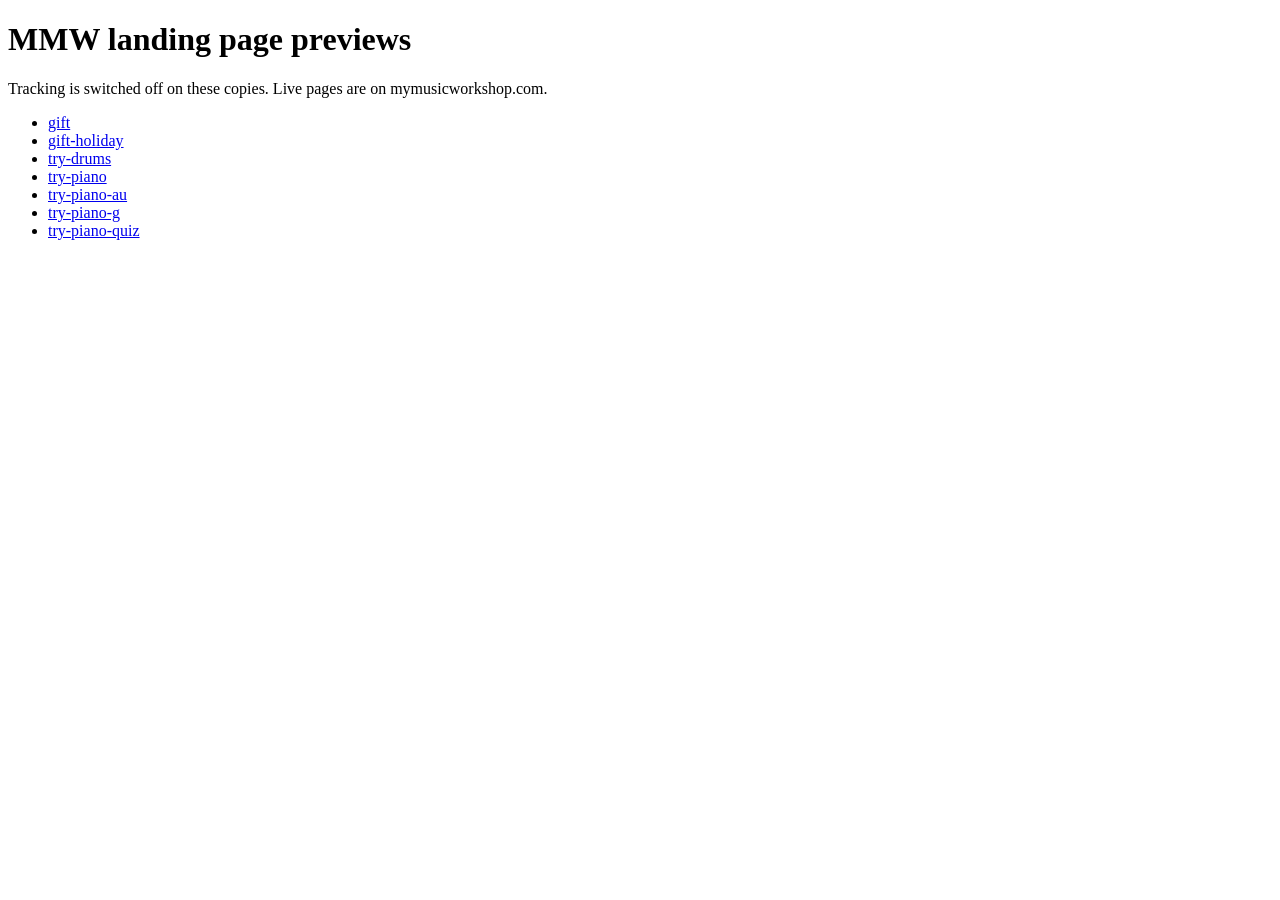
<file: index.html>
<!DOCTYPE html><meta charset=utf-8><meta name=robots content=noindex><title>MMW landing page previews</title><h1>MMW landing page previews</h1><p>Tracking is switched off on these copies. Live pages are on mymusicworkshop.com.</p><ul><li><a href="gift/">gift</a></li><li><a href="gift-holiday/">gift-holiday</a></li><li><a href="try-drums/">try-drums</a></li><li><a href="try-piano/">try-piano</a></li><li><a href="try-piano-au/">try-piano-au</a></li><li><a href="try-piano-g/">try-piano-g</a></li><li><a href="try-piano-quiz/">try-piano-quiz</a></li></ul>
</file>
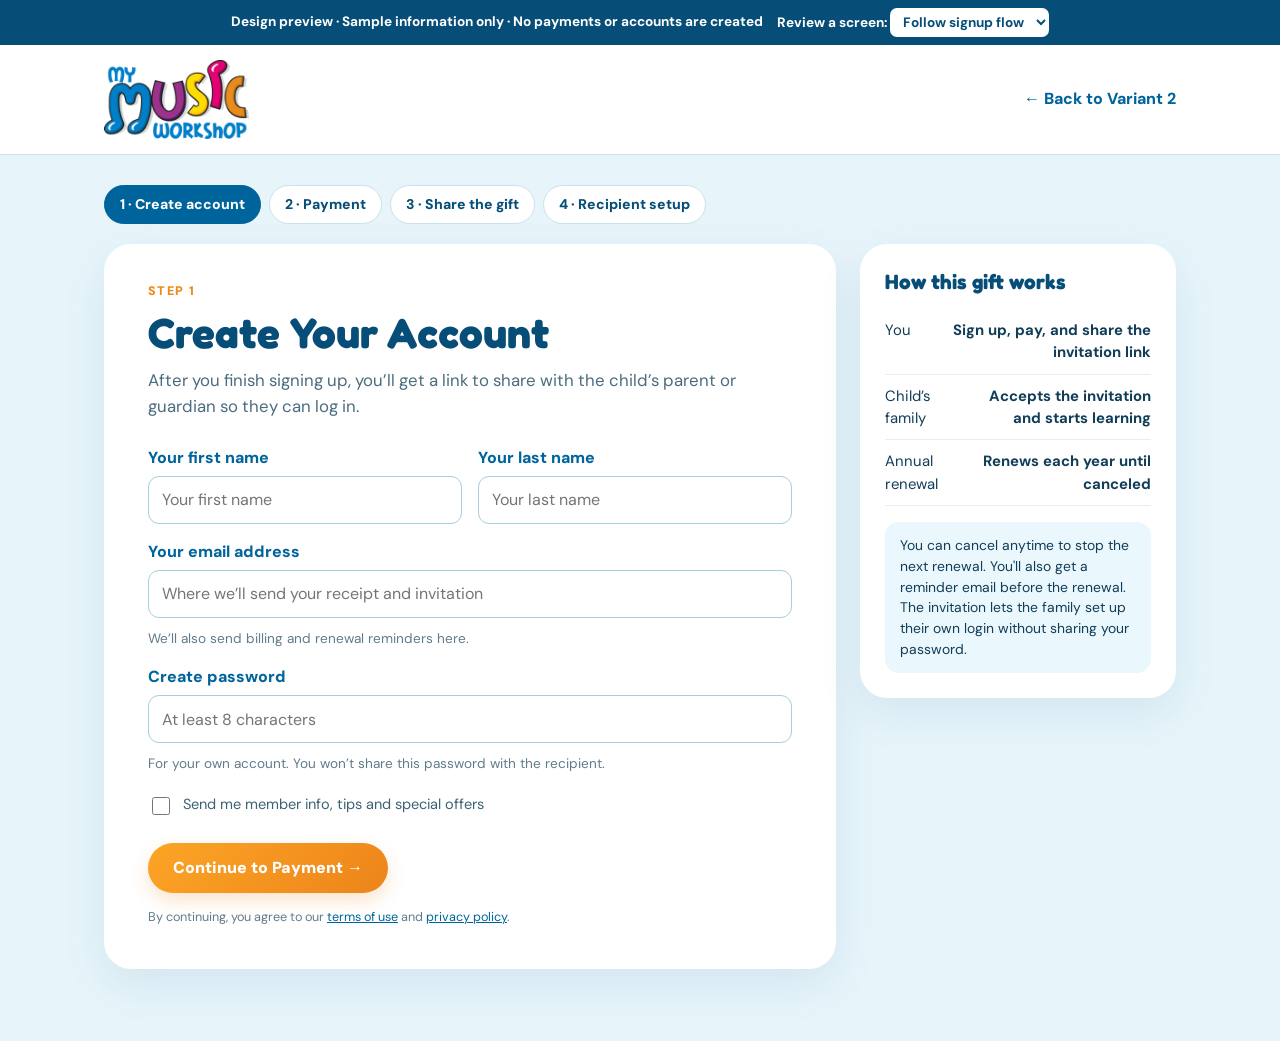
<file: gift-holiday/gift-checkout-preview/index.html>
<!doctype html>
<html lang="en">
<head>
  <meta charset="utf-8">
  <meta name="viewport" content="width=device-width, initial-scale=1">
  <meta name="robots" content="noindex, nofollow">
  <title>Gift Checkout Preview | My Music Workshop</title>
  <style>
    @font-face{font-family:DM Sans;src:url('../assets/fonts/dm-sans-latin.woff2') format('woff2');font-display:swap}
    @font-face{font-family:Fredoka;src:url('../assets/fonts/fredoka-700-latin.woff2') format('woff2');font-display:swap}
    :root{--blue:#00649c;--deep:#064e78;--orange:#ed8c1d;--ink:#123d58;--muted:#617b8c;--pale:#eaf7fc;--line:#c9e2ed}
    *{box-sizing:border-box}html{scroll-behavior:smooth}body{margin:0;background:#e7f5fb;color:var(--ink);font:16px/1.5 'DM Sans',Arial,sans-serif}
    button,input,select{font:inherit}button{cursor:pointer}.preview-ribbon{padding:8px 16px;background:#064e78;color:#fff;text-align:center;font-size:.85rem;font-weight:700;display:flex;align-items:center;justify-content:center;gap:14px;flex-wrap:wrap}.review-select{background:#fff;color:var(--deep);border:0;border-radius:7px;padding:5px 9px;font-weight:700;max-width:100%}
    .topbar{background:#fff;border-bottom:1px solid var(--line)}.topbar-inner{max-width:1120px;margin:auto;padding:15px 24px;display:flex;align-items:center;justify-content:space-between;gap:16px}
    .logo{width:145px;height:auto}.back-link{color:var(--blue);font-weight:800;text-decoration:none}.shell{max-width:1120px;margin:30px auto 72px;padding:0 24px}
    .step-nav{display:flex;gap:8px;flex-wrap:wrap;margin:0 0 20px}.step-nav span{border:1px solid #c9e2ed;background:#fff;color:var(--deep);border-radius:999px;padding:8px 15px;font-size:.88rem;font-weight:800}.step-nav span[aria-current="step"]{background:var(--blue);color:#fff;border-color:var(--blue)}
    .layout{display:grid;grid-template-columns:minmax(0,1fr) 316px;align-items:start;gap:24px}.layout.recipient-view{grid-template-columns:minmax(0,760px);justify-content:center}.panel,.side-card{background:#fff;border-radius:27px;box-shadow:0 16px 45px rgba(4,78,120,.09)}.panel{min-height:570px;padding:38px 44px 42px}.side-card{padding:25px;position:sticky;top:24px}
    .eyebrow{text-transform:uppercase;letter-spacing:.11em;color:var(--orange);font-size:.78rem;font-weight:900;margin:0 0 9px}.panel h1{font:700 clamp(2rem,4vw,2.65rem)/1.1 Fredoka,Arial,sans-serif;color:var(--deep);margin:0 0 12px}.lead{max-width:660px;margin:0 0 27px;color:#4b6b7e;font-size:1.05rem}
    .section-label{margin:26px 0 12px;color:var(--deep);font-size:1.02rem;font-weight:900}.field-grid{display:grid;grid-template-columns:1fr 1fr;gap:16px}.field{display:flex;flex-direction:column;gap:6px;margin-bottom:16px}.field label,.secure-label{font-weight:800;color:var(--blue)}.field input,.field select{width:100%;height:48px;border:1.5px solid #a8cfdf;border-radius:11px;padding:10px 13px;color:var(--ink);background:#fff}.field input:focus,.field select:focus{outline:3px solid #ffd9a5;border-color:var(--orange)}.micro{font-size:.85rem;color:var(--muted);margin:5px 0 0}.check{display:flex;gap:10px;align-items:flex-start;margin:20px 0;color:#3d6174;font-size:.91rem}.check input{width:18px;height:18px;accent-color:var(--blue);margin-top:3px}
    .button{display:inline-flex;align-items:center;justify-content:center;gap:8px;min-height:50px;border:0;border-radius:999px;background:linear-gradient(135deg,#fca526,#ed841a);color:#fff;padding:12px 25px;font-weight:900;box-shadow:0 8px 17px #ed841a35;text-decoration:none}.button:hover{filter:brightness(.96)}.button.secondary{background:#fff;border:2px solid var(--blue);color:var(--blue);box-shadow:none}.button.plain{background:transparent;color:var(--blue);box-shadow:none;padding:10px}.actions{display:flex;flex-wrap:wrap;align-items:center;gap:11px;margin-top:25px}.terms{font-size:.79rem;color:var(--muted);margin:15px 0 0}.terms a{color:var(--blue)}
    .summary-title{font:700 1.3rem Fredoka;color:var(--deep);margin:0 0 15px}.summary-row{display:flex;justify-content:space-between;gap:15px;padding:10px 0;border-bottom:1px solid #e2eff4;font-size:.93rem}.summary-row strong{text-align:right}.summary-row:last-child{border:0}.summary-note{background:#eaf7fc;border-radius:14px;padding:13px 15px;font-size:.87rem;margin-top:16px}.summary-note strong{display:block;color:var(--deep)}
    .plan-box{border:2px solid var(--orange);border-radius:17px;background:#fffaf1;padding:18px 21px;margin:15px 0}.plan-box strong{display:block;color:var(--deep);font-size:1.3rem}.plan-box small{display:block;color:#557487;margin-top:2px}.detail{display:flex;gap:9px;align-items:flex-start;margin:10px 0;color:#365a70}.detail .tick{color:#0b956a;font-weight:900}.payment-methods{display:flex;gap:10px;margin:16px 0}.payment-methods button{min-height:48px;padding:10px 17px;border:1.5px solid #b9d8e5;background:#fff;color:var(--blue);font-weight:800;border-radius:11px}.payment-methods button.active{background:#eaf7fc;border-color:var(--blue)}.payment-methods button:focus-visible{outline:3px solid var(--orange);outline-offset:2px}.secure-label{display:block;margin:10px 0 6px}.secure-field{min-height:48px;border:1.5px solid #a8cfdf;border-radius:11px;padding:11px 13px;color:#8299a8;background:#fcfeff}.secure-split{display:grid;grid-template-columns:1fr 1fr;gap:16px}.secure-expiry{display:flex;gap:8px}.secure-expiry .secure-field{flex:1;min-width:0}.payment-help{font-size:.87rem;color:var(--muted);margin:9px 0 19px}.paypal-box{border:1.5px solid #b9d8e5;background:#f5fbfe;border-radius:15px;padding:17px 19px;margin:12px 0 18px}.paypal-box p{margin:0 0 12px}.paypal-box button{min-height:48px;padding:10px 18px;border:0;border-radius:9px;background:#ffc439;color:#142c50;font-weight:900}.payment-status{margin:12px 0;color:var(--deep);font-size:.9rem}.payment-status.error{color:#a13d2f}.optional{margin:12px 0}.optional summary{color:var(--blue);font-weight:800;cursor:pointer}.optional .field{margin:12px 0 0}.notice{border-radius:13px;background:#fff4df;padding:13px 15px;color:#6f4b17;font-size:.87rem;margin:20px 0 0}
    .student-stepper{display:flex;align-items:center;gap:8px}.student-stepper button{width:48px;height:48px;border:1.5px solid var(--blue);border-radius:12px;background:#eaf7fc;color:var(--blue);font-size:1.6rem;font-weight:800;line-height:1}.student-stepper button:disabled{opacity:.4;cursor:not-allowed}.student-stepper button:focus-visible{outline:3px solid var(--orange);outline-offset:2px}.student-stepper #students{width:64px;text-align:center;font-weight:800;appearance:textfield}.student-stepper #students::-webkit-inner-spin-button,.student-stepper #students::-webkit-outer-spin-button{appearance:none;margin:0}
    .success-icon{display:grid;place-items:center;width:58px;height:58px;border-radius:50%;background:#dff8e8;color:#149665;font-size:2rem;font-weight:900;margin-bottom:17px}.share-box{border:1.5px solid #bddce8;border-radius:19px;padding:19px;margin-top:22px}.share-box h2{font:700 1.35rem Fredoka;margin:0 0 14px;color:var(--deep)}.share-url{display:inline-block;color:var(--blue);font-size:1rem;font-weight:800;text-underline-offset:3px}.share-box .actions{margin-top:18px}.share-status{margin:13px 0 0;color:#16724f;font-size:.9rem;font-weight:700}.share-status.error{color:#a13d2f}.share-fallback{width:100%;margin-top:10px;border:1.5px solid #a8cfdf;border-radius:10px;padding:10px 12px;color:var(--ink);background:#f5fbfe;font-size:.9rem}.share-followup{margin:15px 0 0;color:var(--muted);font-size:.9rem}.accept-card{background:#f3fbfd;border:1px solid #cce5ef;border-radius:15px;padding:17px 20px;margin:20px 0 23px}.accept-card p{margin:5px 0}.signin-line{font-size:.9rem;color:var(--muted);margin:18px 0 0}.text-button{border:0;background:none;color:var(--blue);padding:0;font-weight:800;text-decoration:underline}.hidden,[hidden]{display:none!important}.footnote{font-size:.83rem;color:#667f8e;margin:20px 0 0}.field-error,.form-error{color:#a13d2f;font-size:.85rem;margin:2px 0 0}.field input[aria-invalid="true"]{border-color:#a13d2f}.button:disabled{opacity:.6;cursor:wait}.quote-status{font-size:.86rem;color:var(--muted);margin:8px 0}.state-card{border:1.5px solid var(--line);background:#f5fbfe;border-radius:16px;padding:19px;margin:20px 0}.state-card h2{font:700 1.4rem Fredoka;color:var(--deep);margin:0 0 8px}.state-card p{margin:0 0 12px}.state-card.error{border-color:#e5c2bb;background:#fff8f5}
    @media(max-width:820px){.layout{grid-template-columns:1fr}.side-card{position:static;order:-1}.panel{min-height:0}.shell{margin-top:19px}}
    @media(max-width:600px){.topbar-inner{padding:12px 16px}.logo{width:115px}.back-link{font-size:.8rem}.shell{padding:0 14px}.panel{padding:26px 20px;border-radius:22px}.side-card{padding:19px;border-radius:20px}.field-grid{grid-template-columns:1fr;gap:0}.step-nav{display:grid;grid-template-columns:repeat(2,1fr)}.step-nav span{font-size:.75rem;padding:7px}.actions .button{width:100%}.payment-methods{display:grid;grid-template-columns:1fr 1fr}.payment-methods button{padding:10px 8px}.secure-split{gap:10px}.panel h1{font-size:2rem}}
  </style>
</head>
<body>
  <div class="preview-ribbon"><span>Design preview · Sample information only · No payments or accounts are created</span><label id="review-control" for="review-screen">Review a screen: <select class="review-select" id="review-screen"><option value="flow">Follow signup flow</option><option value="giver">Create account</option><option value="payment">Payment</option><option value="share">Share the gift</option><option value="recipient">Recipient setup</option></select></label></div>
  <header class="topbar"><div class="topbar-inner"><img class="logo" src="../assets/logo-nav.webp" alt="My Music Workshop"><a class="back-link" href="../">← Back to Variant 2</a></div></header>
  <main class="shell">
    <div class="step-nav" aria-label="Gift checkout progress">
      <span data-step="giver" aria-current="step">1 · Create account</span>
      <span data-step="payment">2 · Payment</span>
      <span data-step="share">3 · Share the gift</span>
      <span data-step="recipient">4 · Recipient setup</span>
    </div>
    <div class="layout">
      <div class="panel">
        <section class="screen" id="giver">
          <p class="eyebrow">Step 1</p><h1>Create Your Account</h1>
          <p class="lead">After you finish signing up, you’ll get a link to share with the child’s parent or guardian so they can log in.</p>
          <div class="field-grid"><div class="field"><label for="first">Your first name</label><input id="first" autocomplete="given-name" placeholder="Your first name" required></div><div class="field"><label for="last">Your last name</label><input id="last" autocomplete="family-name" placeholder="Your last name" required></div></div>
          <div class="field"><label for="email">Your email address</label><input id="email" type="email" autocomplete="email" placeholder="Where we’ll send your receipt and invitation" required><span class="micro">We’ll also send billing and renewal reminders here.</span></div>
          <div class="field"><label for="password">Create password</label><input id="password" type="password" autocomplete="new-password" minlength="8" placeholder="At least 8 characters" required><span class="micro">For your own account. You won’t share this password with the recipient.</span></div>
          <label class="check"><input type="checkbox"> <span>Send me member info, tips and special offers</span></label>
          <p class="form-error" id="giver-error" role="alert" hidden></p><div class="actions"><button class="button" type="button" id="continue-payment">Continue to Payment →</button></div>
          <p class="terms">By continuing, you agree to our <a href="https://www.mymusicworkshop.com/terms-of-use" target="_blank" rel="noopener">terms of use</a> and <a href="https://www.mymusicworkshop.com/privacy-policy" target="_blank" rel="noopener">privacy policy</a>.</p>
        </section>
        <section class="screen hidden" id="payment">
          <p class="eyebrow">Step 2</p><h1>Review Your Gift</h1><p class="lead">After you complete signup, you’ll get an invitation link to share with the child’s parent or guardian. They’ll use it to create their own login.</p>
          <div class="plan-box"><strong>Yearly My Music Workshop membership</strong><small id="student-count">Full program access for 1 student</small><p class="detail"><span class="tick">✓</span> First 7 days free</p><p class="detail"><span class="tick">✓</span> <span id="annual-price">Then $120/year, automatically renewed unless canceled</span></p><p class="micro" id="price-breakdown" hidden></p><p class="micro" id="quote-details" hidden></p></div>
          <details class="optional"><summary>Add another student · $29/year each</summary><div class="field"><label for="students">Additional students</label><div class="student-stepper"><button id="remove-student" type="button" aria-label="Remove one additional student" aria-controls="students">−</button><input id="students" type="number" min="0" max="8" step="1" value="0" readonly><button id="add-student" type="button" aria-label="Add one additional student" aria-controls="students">+</button></div><span class="micro">The yearly total above updates as you add students.</span></div></details>
          <details class="optional"><summary>Have a coupon?</summary><div class="field"><label for="coupon">Coupon code</label><input id="coupon" placeholder="Enter code"><span class="micro" id="coupon-feedback" role="status"></span></div></details>
          <p class="quote-status" id="quote-status" role="status" aria-live="polite"></p>
          <form id="payment-form" novalidate>
            <p class="section-label">Payment method</p>
            <div class="payment-methods" role="group" aria-label="Choose a payment method"><button type="button" class="active" data-method="card" aria-pressed="true">Credit card</button><button type="button" data-method="paypal" aria-pressed="false">PayPal</button></div>
            <div id="card-panel">
              <span class="secure-label" id="card-number-label">Card number</span><div class="secure-field" id="card-number" aria-labelledby="card-number-label">Secure card number field</div>
              <div class="secure-split"><div><span class="secure-label" id="card-expiry-label">Expiration date</span><div class="secure-expiry"><div class="secure-field" id="card-month" aria-label="Expiration month">MM</div><div class="secure-field" id="card-year" aria-label="Expiration year">YY</div></div></div><div><span class="secure-label" id="card-cvv-label">Security code</span><div class="secure-field" id="card-cvv" aria-labelledby="card-cvv-label">CVV</div></div></div>
              <p class="payment-help">Card details will be entered in secure Recurly fields in the live checkout. This preview does not accept card details.</p>
            </div>
            <div id="paypal-panel" hidden><div class="paypal-box"><p>Continue to PayPal to authorize this yearly membership. You’ll return here to finish signup.</p><div id="paypal-button"><button type="button" id="paypal-demo">Preview PayPal Approval (Demo)</button></div><p class="payment-status" id="paypal-status" role="status">PayPal has not been authorized yet.</p></div></div>
            <p class="section-label">Billing details</p>
            <div class="field-grid"><div class="field"><label for="billing-first">First name</label><input id="billing-first" name="billing_first" data-recurly="first_name" autocomplete="cc-given-name" required></div><div class="field"><label for="billing-last">Last name</label><input id="billing-last" name="billing_last" data-recurly="last_name" autocomplete="cc-family-name" required></div></div>
            <div class="field-grid"><div class="field"><label for="country">Country</label><select id="country" name="country" data-recurly="country" autocomplete="country" required><option value="US">United States</option></select></div><div class="field"><label for="postal">ZIP or postal code</label><input id="postal" name="postal_code" data-recurly="postal_code" autocomplete="billing postal-code" required></div></div>
            <details class="optional"><summary>Additional billing address details</summary><div class="field"><label for="address1">Street address</label><input id="address1" name="address1" data-recurly="address1" autocomplete="billing address-line1"></div><div class="field-grid"><div class="field"><label for="city">City</label><input id="city" name="city" data-recurly="city" autocomplete="billing address-level2"></div><div class="field"><label for="region">State or province</label><input id="region" name="region" data-recurly="state" autocomplete="billing address-level1"></div></div></details>
            <input type="hidden" name="recurly-token" data-recurly="token">
            <p class="notice">Your 7-day trial begins when you finish signup, even if you share the invitation later. <strong id="first-charge-preview"></strong> Cancel before then and you won’t be charged.</p>
            <p class="payment-status" id="payment-status" role="status" aria-live="polite" hidden></p>
            <div class="actions"><button class="button" id="payment-submit" type="submit">Complete Your Gift →</button></div>
          </form>
        </section>
        <section class="screen hidden" id="share">
          <div class="success-icon">✓</div><p class="eyebrow">Confirmation</p><h1>Your Gift Is Ready!</h1>
          <p class="lead">You can explore My Music Workshop now. Share the invitation below with the child’s parent or guardian so they can set up their own login. You’ll continue to handle the membership payments.</p>
          <div class="share-box"><h2>Share this invitation</h2><a class="share-url" id="invite-link" href="#" target="_blank" rel="noopener">Open the gift invitation ↗</a><div class="actions"><button class="button" type="button" id="copy-link">Copy Invitation Link</button><a class="button secondary" id="email-link" href="mailto:">Email This Invitation Link</a></div><p class="share-status" id="share-status" role="status" aria-live="polite" hidden></p><input class="share-fallback" id="share-fallback" aria-label="Invitation link to copy" type="text" readonly hidden></div>
          <p class="share-followup">We’ve also sent the invitation to your email, so you can share it later.</p>
          <p class="form-error" id="invitation-problem" role="alert" hidden></p>
          <div class="actions"><button class="button plain" id="preview-account" type="button" data-next="giver">Preview Your Account →</button><a class="button plain" id="giver-account-link" href="#" hidden>Explore Your Account →</a></div>
        </section>
        <section class="screen hidden" id="recipient">
          <p class="eyebrow">Recipient invitation</p><h1>A Year of Music for Your Family</h1><p class="lead">Someone has gifted your family access to My Music Workshop. Set up your own login, then add your child to begin learning.</p>
          <div id="invitation-state" class="state-card" role="status" hidden></div>
          <div id="recipient-entry"><div class="accept-card"><strong>Your family’s membership includes</strong><p>Piano, drums, ukulele, singing, games, activities, and progress tracking.</p><p class="micro">The gift giver handles payment and renewal. You won’t be asked for a card to accept.</p></div>
          <div id="new-recipient"><div class="field-grid"><div class="field"><label for="recipient-first">First name</label><input id="recipient-first" autocomplete="given-name" placeholder="Your first name" required></div><div class="field"><label for="recipient-last">Last name</label><input id="recipient-last" autocomplete="family-name" placeholder="Your last name" required></div></div><div class="field"><label for="recipient-email">Email address</label><input id="recipient-email" type="email" autocomplete="email" placeholder="Your own email" required></div><div class="field"><label for="recipient-password">Create password</label><input id="recipient-password" type="password" autocomplete="new-password" minlength="8" placeholder="At least 8 characters" required></div><div class="actions"><button class="button" type="button" id="claim">Accept Gift (Demo) →</button></div><p class="signin-line">Already have an MMW account? <button type="button" class="text-button" id="show-existing">Log in to accept</button></p></div>
          <div id="existing-recipient" hidden><div class="field"><label for="existing-email">Your MMW email</label><input id="existing-email" type="email" autocomplete="email" placeholder="Email address" required></div><div class="field"><label for="existing-password">Password</label><input id="existing-password" type="password" autocomplete="current-password" placeholder="Password" required></div><div class="actions"><button class="button" type="button" id="claim-existing">Log In &amp; Accept (Demo) →</button></div><p class="signin-line"><button type="button" class="text-button" id="show-new">Create a new account instead</button></p></div><p class="form-error" id="recipient-error" role="alert" hidden></p></div>
          <div id="claimed" hidden><div class="success-icon">✓</div><h2>Gift accepted</h2><p>Your family can now add a student and begin exploring the program. The giver keeps access to their billing and renewal details.</p><button class="button secondary" id="preview-back-to-giver" type="button" data-next="share">← Back to Giver View</button><a class="button" id="recipient-account-link" href="#" hidden>Start Exploring →</a></div>
        </section>
      </div>
      <aside class="side-card" aria-label="How this gift works"><p class="summary-title">How this gift works</p><div class="summary-row"><span>You</span><strong>Sign up, pay, and share the invitation link</strong></div><div class="summary-row"><span>Child’s family</span><strong>Accepts the invitation and starts learning</strong></div><div class="summary-row"><span>Annual renewal</span><strong>Renews each year until canceled</strong></div><div class="summary-note">You can cancel anytime to stop the next renewal. You'll also get a reminder email before the renewal. The invitation lets the family set up their own login without sharing your password.</div></aside>
    </div>
  </main>
  <script src="./countries.js"></script>
  <script src="./checkout.js"></script>
</body>
</html>
</file>
